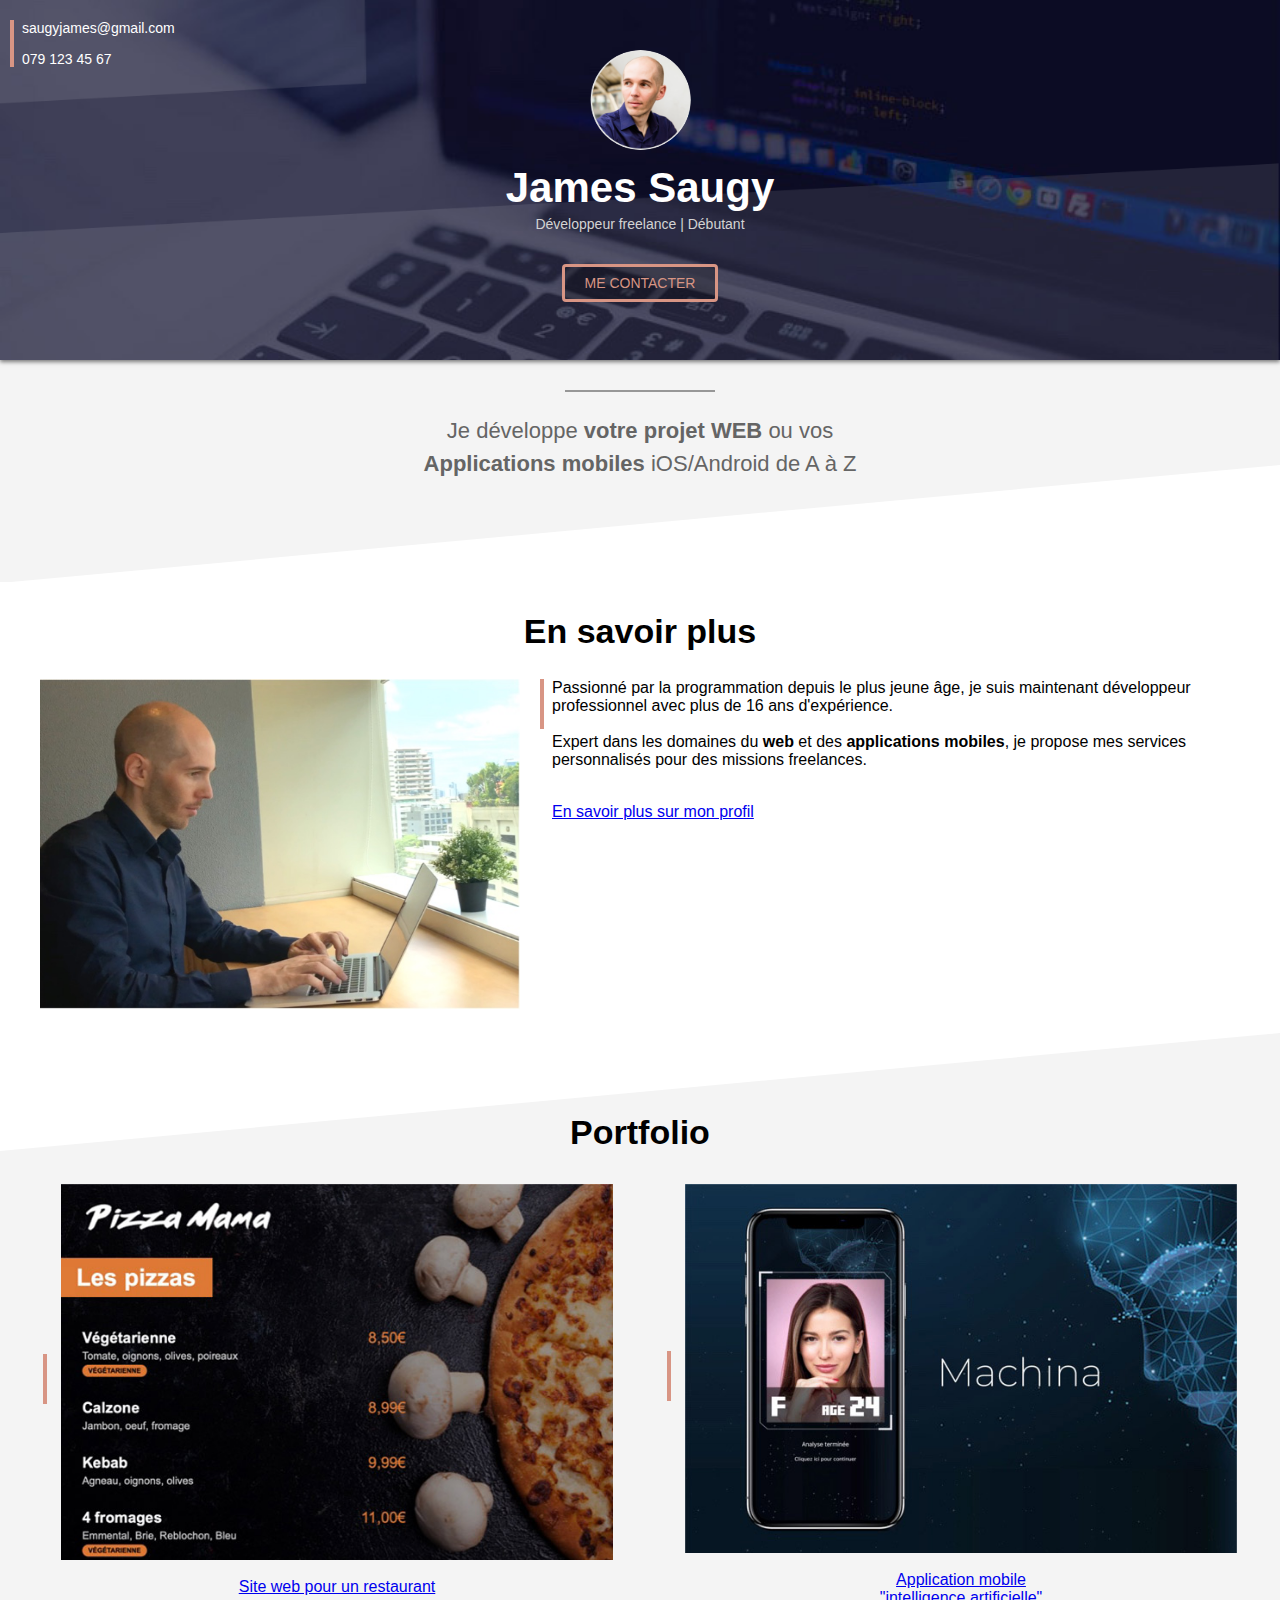
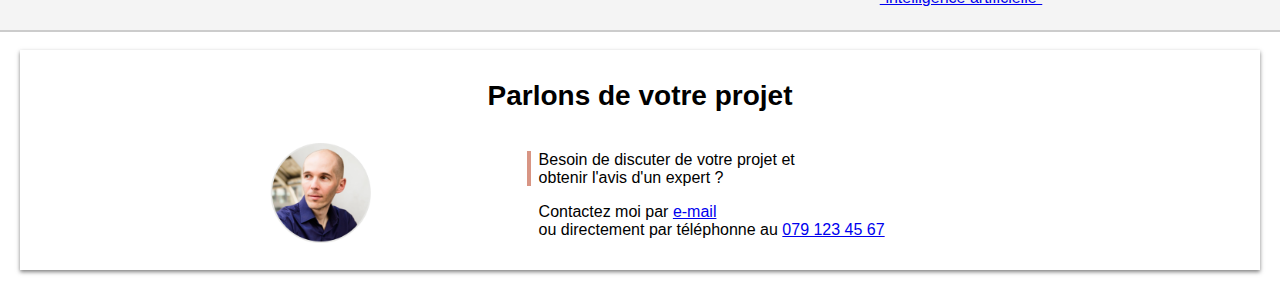
<file: index.html>
<!DOCTYPE html>
<html lang="fr">

<head>
    <meta charset="UTF-8">
    <meta name="viewport" content="width=device-width, initial-scale=1.0">
    <link rel="stylesheet" href="style.css">
    <title>James Saugy</title>
</head>

<body>

    <!-- COUVERTURE -->
    <div class="cover">
        <img class="cover_profile" src="RESOURCES/profile.png">
        <h1>James Saugy</h1>
        <p>Développeur freelance | Débutant</p>

        <div class="contact_button" align="center">
            <a class="contact_button" href="mailto:saugyjames@gmail.com?subject=Contact%20depuis%20jamessaugy.com">Me
                contacter</a>
        </div>

        <div class="cover_contact">
            <p><a href="mailto:saugyjames@gmail.com?subject=Contact%20depuis%20jamessaugy.com">saugyjames@gmail.com</a>
            </p>
            <p><a href="tel:+44791234567">079 123 45 67</a></p>
        </div>

    </div>

    <!-- SECTION GRISE 1 -->
    <div class="section section_grise_1">
        <div class="separateur"></div>
        <p class="center">Je développe <b>votre projet WEB</b> ou vos <b>Applications mobiles</b> iOS/Android de A à Z
        </p>
    </div>

    <!-- SECTION BLANCHE EN SAVOIR PLUS -->
    <div class="section">
        <h2 class="center">En savoir plus</h2>

        <img src="RESOURCES/profile2.jpg" class="img_en_savoir_plus">

        <div class="p_en_savoir_plus">
            <div class="border_en_savoir_plus">
                <p>Passionné par la programmation depuis le plus jeune âge, je suis maintenant développeur professionnel
                    avec plus de 16 ans d'expérience.<br><br>Expert dans les domaines du <b>web</b> et des
                    <b>applications mobiles</b>, je propose mes services personnalisés pour des missions freelances.
                </p>
                <br>
                <a href="https://google.com" target="_blank" class="link">En savoir plus sur mon profil</a>
            </div>
        </div>

    </div>

    <!-- Section grise portfolio -->
    <div class="section section_grise_portfolio">
        <h2 class="center">Portfolio</h2>

        <!-- Tableau pour la section portfolio -->
        <table class="portfolio_1">
            <tr>
                <td>
                    <div class="portfolio_barre_verticale"></div>
                </td>
                <td style="width: 100%;"><a href="portfolio_site_restaurant.html" target="_blank" class="link"><img class="portfolio_img"
                            src="RESOURCES/project1small.jpg"></a></td>
            </tr>
            <tr>
                <td> </td>
                <td align="center"><a href="portfolio_site_restaurant.html" target="_blank" class="link">Site web pour
                        un
                        restaurant</a></td>
            </tr>
        </table>
        <table class="portfolio_2">
            <tr>
                <td>
                    <div class="portfolio_barre_verticale"></div>
                </td>
                <td><a href="portfolio_application_mobile.html"><img class="portfolio_img"
                            src="RESOURCES/project2small.jpg"></a></td>
            </tr>
            <tr>
                <td> </td>
                <td align="center"><a href="portfolio_application_mobile.html" target="_blank" class="link">Application
                        mobile <br>"intelligence
                        artificielle"</a></td>
            </tr>
        </table>
    </div>

    <!-- SECTION BLANCHE FRAME -->
        <iframe src="contact_frame.html" scrolling="no"></iframe>
</body>

</html>
</file>
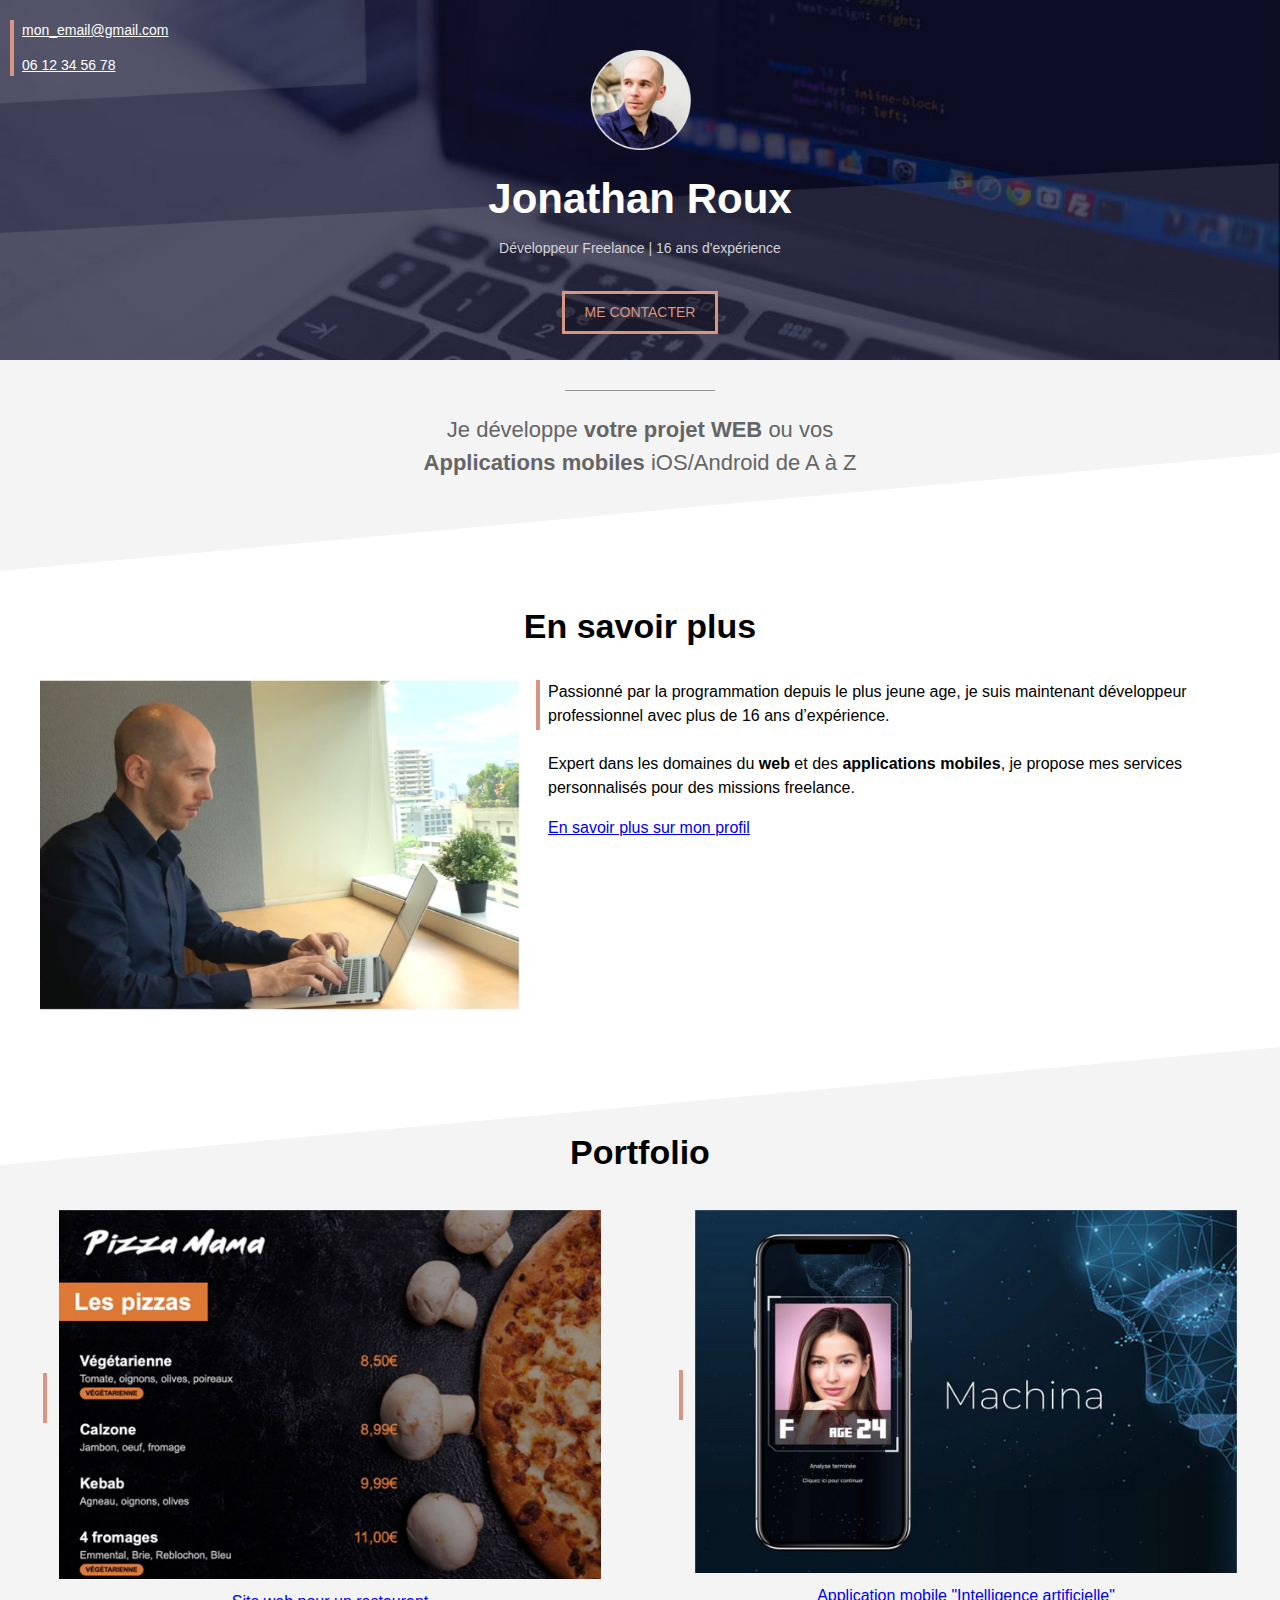
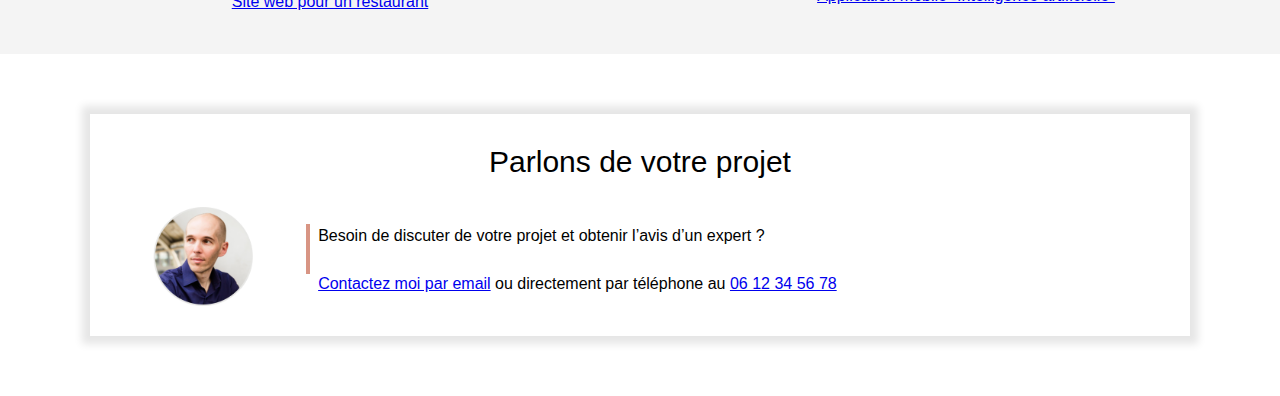
<file: SITE_PRO-1-INDEX/index.html>
<!DOCTYPE html>
<html lang="fr">
<head>
    <meta charset="UTF-8">
    <meta name="viewport" content="width=device-width, initial-scale=1.0">
    <title>Jonathan Roux</title>
    <link rel="stylesheet" href="style.css">
</head>
<body>
    <!-- COUVERTURE -->
    <div class="cover">
        <img class="cover-profile" src="profile.png"/>
        <h1>Jonathan Roux</h1>
        <p>Développeur Freelance | 16 ans d'expérience</p>
        
        <div style="text-align: center;">
            <a class="contact-button" href="mailto:mon_email@gmail.com?subject=Contact%20depuis%20jonathanroux.com">ME CONTACTER</a>
        </div>
        <div class="cover-contact">
            <p><a href="mailto:mon_email@gmail.com?subject=Contact%20depuis%20jonathanroux.com">mon_email@gmail.com</a></p>
            <p><a href="tel:+33612345678">06 12 34 56 78</a></p>
        </div>
    </div>

    <!-- SECTION GRISE 1 -->
    <div class="section section-grise1">
        <div class="separateur"></div>
        <p>Je développe <b>votre projet WEB</b> ou vos <b>Applications mobiles</b> iOS/Android de A à Z</p>
    </div>

    <!-- SECTION BLANCHE -->
    <div class="section">
        <h2>En savoir plus</h2>
        <img src="profile2.jpg" class="col40"/>
        <div class="col60 float-right" style="padding-left: 16px;">
            <div class="texte-avec-ligne-verticale">
                <p>Passionné par la programmation depuis le plus jeune age, je suis maintenant développeur professionnel avec plus de 16 ans d’expérience.<br><br>
                    Expert dans les domaines du <b>web</b> et des <b>applications mobiles</b>, je propose mes services personnalisés pour des missions freelance.</p>
                <a href="https://www.linkedin.com/in/rouxjonathan" target="_blank">En savoir plus sur mon profil</a>
            </div>
        </div>
        
    </div>

    <!-- SECTION GRISE 2 -->
    <div class="section section-grise2">
        <h2>Portfolio</h2>
        <table class="col-portfolio" style="display:inline-block">
            <tr>
                <td><div class="barre-verticale"></div></td>
                <td><img style="width:100%" src="project1small.jpg"></td>
            </tr>
            <tr>
                <td></td>
                <td align="center"><a href="#">Site web pour un restaurant</a></td>
            </tr>
        </table>
        <table  class="col-portfolio float-right">
            <tr>
                <td><div class="barre-verticale"></div></td>
                <td><img style="width:100%" src="project2small.jpg"></td>
            </tr>
            <tr>
                <td></td>
                <td align="center"><a href="#">Application mobile "Intelligence artificielle"</a></td>
            </tr>
        </table>
    </div>

    <!-- SECTION BLANCHE -->
    <div class="section">
        <div class="frame">
            <p class="frame-title">Parlons de votre projet</p>
            <table style="width: 100%">
                <tr>
                    <td valign="top" align="center"><img src="profile.png" style="width: 100px"></td>
                    <td>
                        <div class="texte-avec-ligne-verticale"
                        style="margin-left: 20px">
                            <p>
                                Besoin de discuter de votre projet 
                                et obtenir l’avis d’un expert ?
                                <br><br>
                                <a href="mailto:mon_email@gmail.com?subject=Contact%20depuis%20jonathanroux.com">Contactez moi par email</a> ou directement
                                par téléphone au <a href="tel:+33612345678">06 12 34 56 78</a>

                            </p>
                        </div>
                    </td>
                </tr>
            </table>

        </div>
    </div>
</body>
</html>
</file>
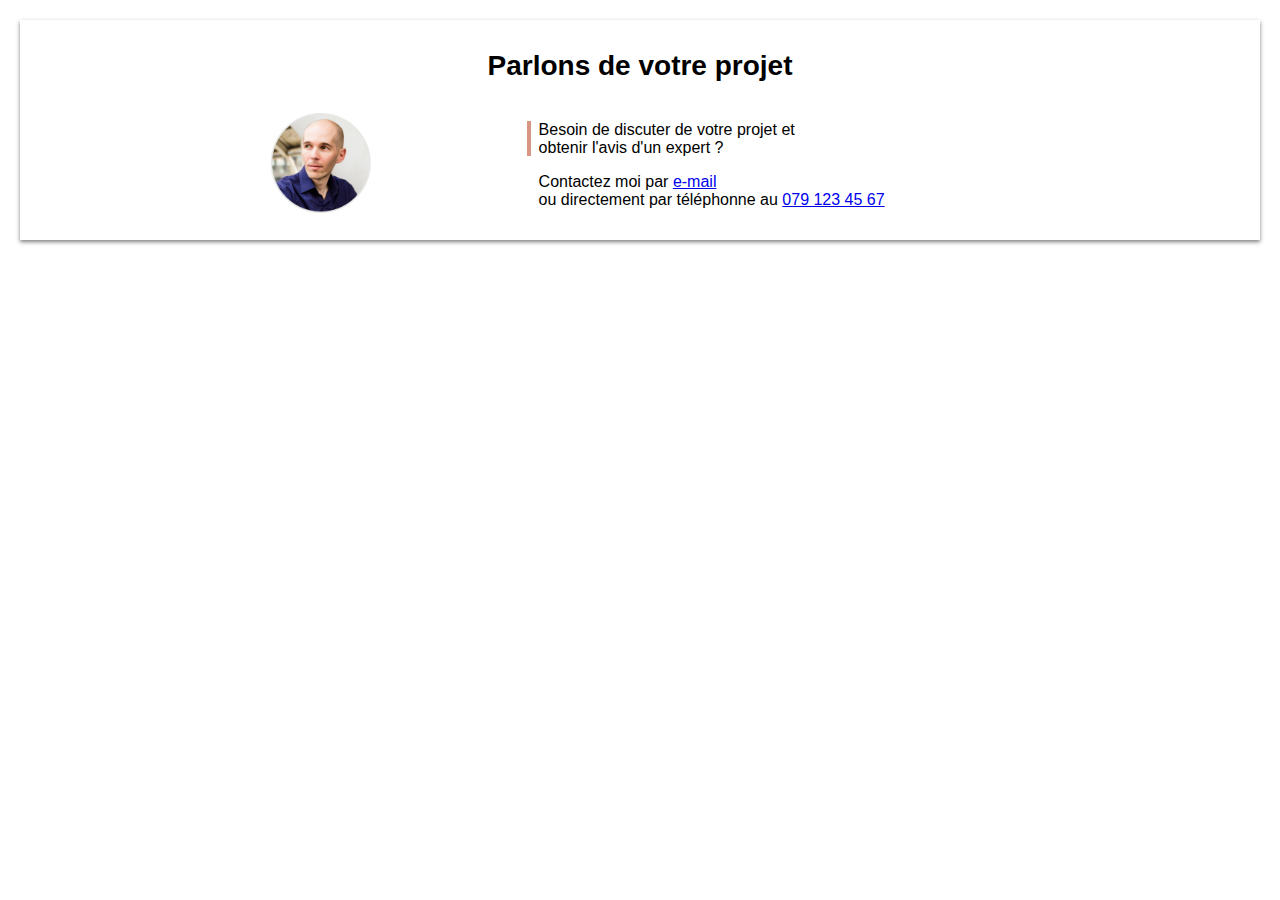
<file: contact_frame.html>
<!DOCTYPE html>
<html lang="fr">

<head>
    <meta charset="UTF-8">
    <meta name="viewport" content="width=device-width, initial-scale=1.0">
    <link rel="stylesheet" href="style.css">
</head>

<body>
    <div class="frame">
        <div class="section">
            <h3>Parlons de votre projet</h3>
            <table class="frame_table">
                <tr>
                    <td class="frame_profile_td">
                        <img class="frame_profile" src="RESOURCES/profile.png">
                    </td>
                    <td>
                        <div class="frame_border">
                            <p>
                                Besoin de discuter de votre projet et <br>obtenir l'avis d'un expert ?
                            </p>
                            <p>
                                Contactez moi par <a
                                    href="mailto:saugyjames@gmail.com?subject=Contact%20depuis%20jamessaugy.com"
                                    class="link">e-mail</a> <br>ou directement par téléphonne au <a
                                    href="tel:+44791234567" class="link">079 123 45 67</a>
                            </p>
                        </div>
                    </td>
                </tr>
            </table>
        </div>
    </div>
</body>
</file>
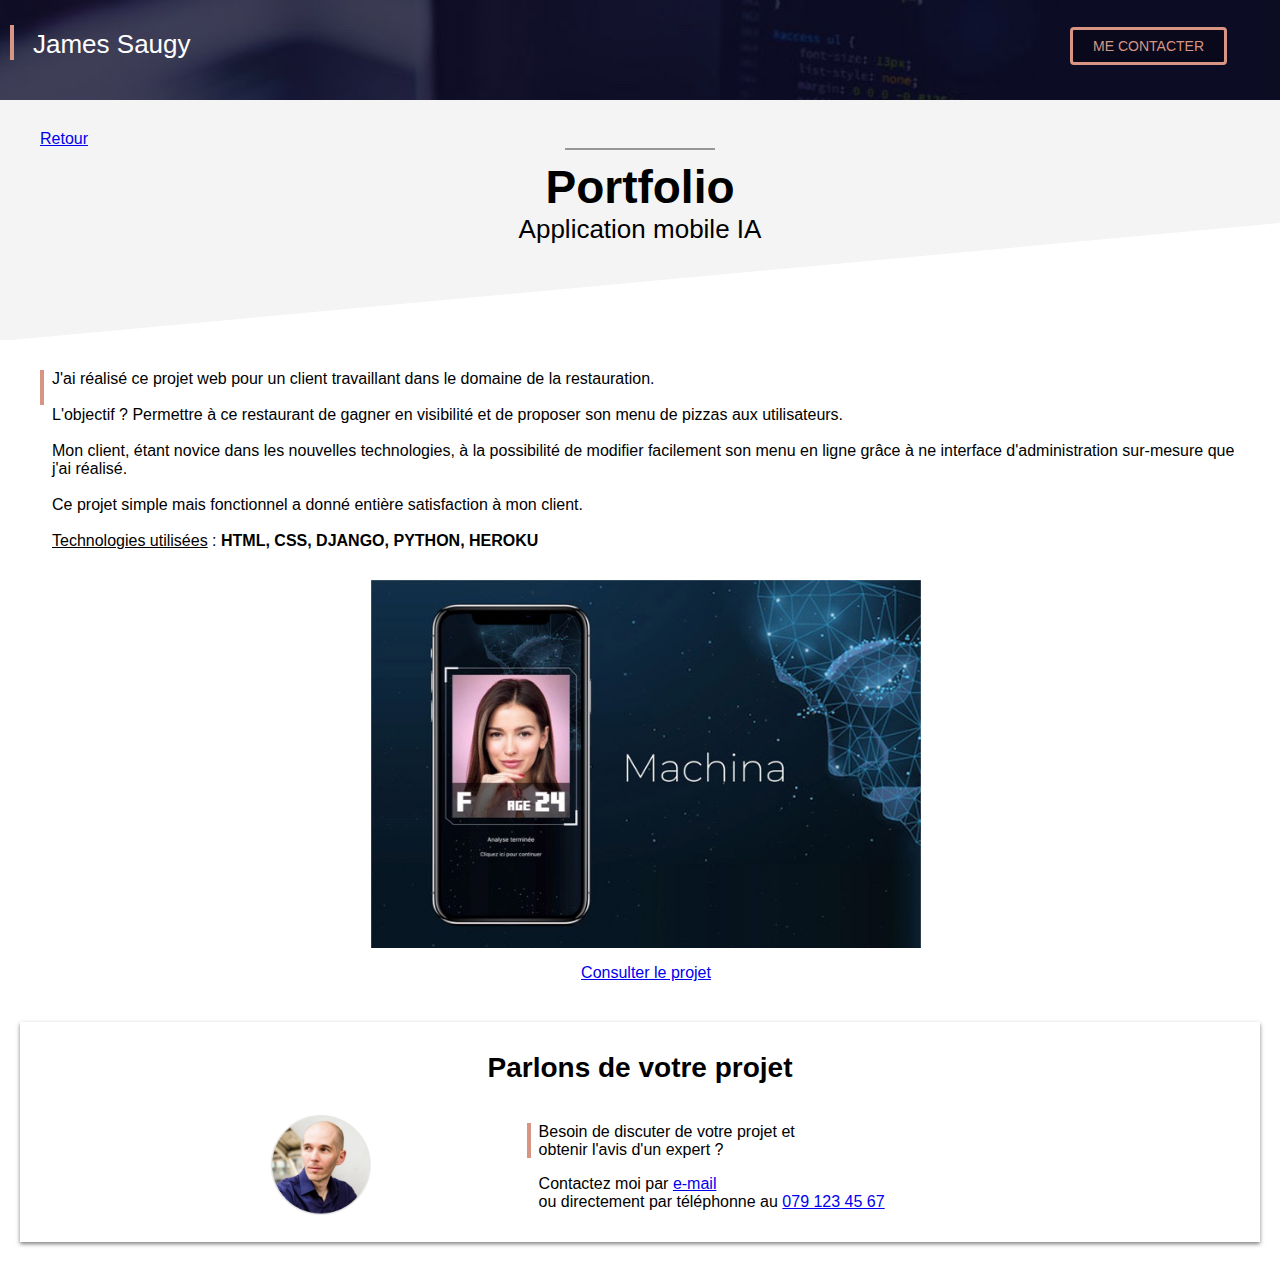
<file: portfolio_application_mobile.html>
<!DOCTYPE html>
<html lang="fr">

<head>
    <meta charset="UTF-8">
    <meta name="viewport" content="width=device-width, initial-scale=1.0">
    <link rel="stylesheet" href="style.css">
    <title>Application mobile IA</title>
</head>

<body>

    <!-- HEADER -->
    <div class="portfolio_header">
        <table class="portfolio_table">
            <td class="portfolio_table_td_1">
                <div class="frame_border"></div>
            </td>
            <td>
                <p>James Saugy</p>
            </td>
            <td>
                <p>
                <div class="portfolio_contact_button">
                    <a class="contact_button"
                        href="mailto:saugyjames@gmail.com?subject=Contact%20depuis%20jamessaugy.com">
                        Me contacter</a>
                </div>
                </p>
            </td>
        </table>
    </div>

    <!-- SECTION GRISE TITRE -->
    <div class="section section_grise_1">
        <div class="portfolio_back_link">
            <a class="link" href="index.html">Retour</a>
        </div>
        <div class="separateur"></div>
        <h1 class="portfolio center">Portfolio</h1>
        <h2 class="portfolio center">Application mobile IA</h2>
    </div>

    <!-- SECTION CONTENU -->
    <div class="section">
        <div class="border_en_savoir_plus" style="height: 35px;">
            <p style="margin-top: 0;">
                J'ai réalisé ce projet web pour un client travaillant dans le domaine de la restauration. <br><br>

                L'objectif ? Permettre à ce restaurant de gagner en visibilité et de proposer son menu de pizzas aux
                utilisateurs. <br><br>

                Mon client, étant novice dans les nouvelles technologies, à la possibilité de modifier facilement son
                menu
                en ligne grâce à ne interface d'administration sur-mesure que j'ai réalisé. <br><br>

                Ce projet simple mais fonctionnel a donné entière satisfaction à mon client. <br><br>

                <u>Technologies utilisées</u> : <b>HTML, CSS, DJANGO, PYTHON, HEROKU</b>
            </p>
            <a href="#"><img class="portfolio" src="RESOURCES/project2small.jpg"></a>
            <p align="center"><a href="#" class="link">Consulter le projet</a></p>
        </div>
    </div>

    <!-- FRAME -->
    <iframe src="contact_frame.html" scrolling="no" ></iframe>
</body>

</html>
</file>
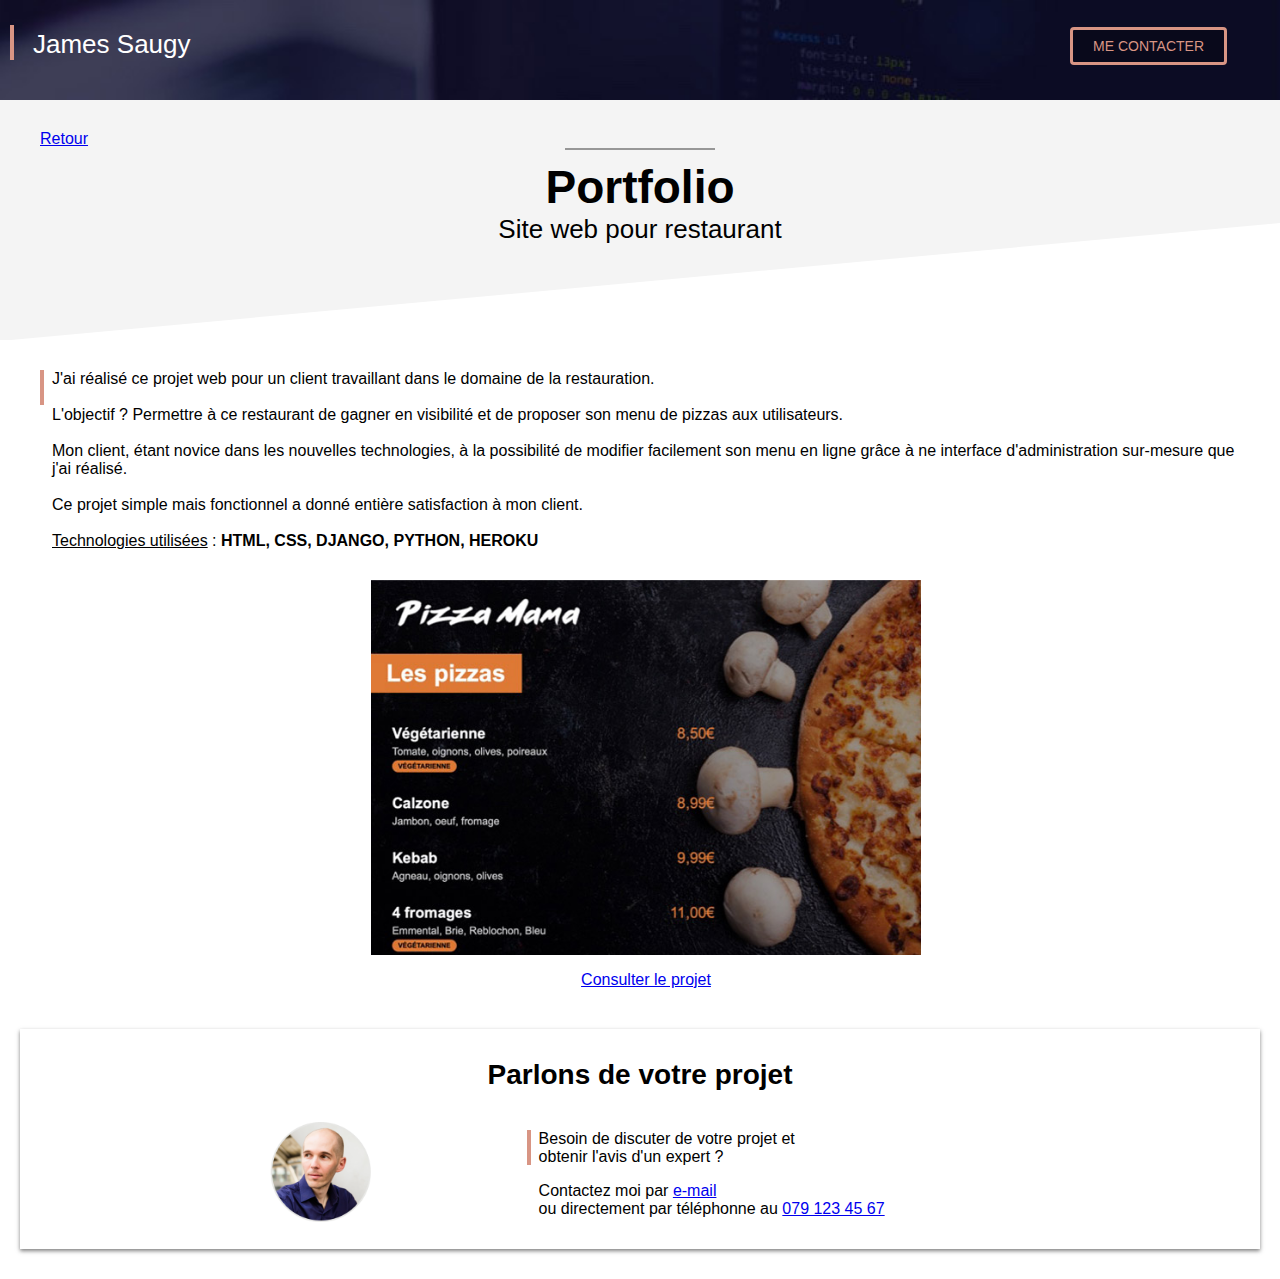
<file: portfolio_site_restaurant.html>
<!DOCTYPE html>
<html lang="fr">

<head>
    <meta charset="UTF-8">
    <meta name="viewport" content="width=device-width, initial-scale=1.0">
    <link rel="stylesheet" href="style.css">
    <title>Site web restaurant</title>
</head>

<body>

    <!-- HEADER -->
    <div class="portfolio_header">
        <table class="portfolio_table">
            <td class="portfolio_table_td_1">
                <div class="frame_border"></div>
            </td>
            <td>
                <p>James Saugy</p>
            </td>
            <td>
                <p>
                <div class="portfolio_contact_button">
                    <a class="contact_button"
                        href="mailto:saugyjames@gmail.com?subject=Contact%20depuis%20jamessaugy.com">
                        Me contacter</a>
                </div>
                </p>
            </td>
        </table>
    </div>

    <!-- SECTION GRISE TITRE -->
    <div class="section section_grise_1">
        <div class="portfolio_back_link">
            <a class="link" href="index.html">Retour</a>
        </div>
        <div class="separateur"></div>
        <h1 class="portfolio center">Portfolio</h1>
        <h2 class="portfolio center">Site web pour restaurant</h2>
    </div>

    <!-- SECTION CONTENU -->
    <div class="section">
        <div class="border_en_savoir_plus" style="height: 35px;">
            <p style="margin-top: 0;">
                J'ai réalisé ce projet web pour un client travaillant dans le domaine de la restauration. <br><br>

                L'objectif ? Permettre à ce restaurant de gagner en visibilité et de proposer son menu de pizzas aux
                utilisateurs. <br><br>

                Mon client, étant novice dans les nouvelles technologies, à la possibilité de modifier facilement son
                menu
                en ligne grâce à ne interface d'administration sur-mesure que j'ai réalisé. <br><br>

                Ce projet simple mais fonctionnel a donné entière satisfaction à mon client. <br><br>

                <u>Technologies utilisées</u> : <b>HTML, CSS, DJANGO, PYTHON, HEROKU</b>
            </p>
            <a href="#"><img class="portfolio" src="RESOURCES/project1small.jpg"></a>
            <p align="center"><a href="#" class="link">Consulter le projet</a></p>
        </div>
    </div>

    <!-- FRAME -->

    <iframe src="contact_frame.html" scrolling="no" ></iframe>

</body>

</html>
</file>
<file: style.css>
* {
    /* permet de mettre du padding même si la largueur est déjà au max */
    box-sizing: border-box;
}

:root {
    --color_1: #D89584;
    --color_2: #F4F4F4;
    --color_3: #979797;
    --color_hover: greenyellow;

    --portfolio_separateur: 48%;
}



/* ---------- main ---------- */

body {
    margin: 0;
    font-family: Arial;
}

iframe {
    width: 100%;
    border: none;
    height: 270px;
    outline: none;
    display: block;
}

/* ---------- heads ---------- */

h1 {
    color: white;
    text-align: center;
    font-size: 42px;
    margin-top: 10px;
    margin-bottom: 0;
}

h2 {
    font-size: 34px;
    margin-top: 0px;
}

h3 {
    font-size: 28px;
    margin-top: 0;
    text-align: center;
}

/* style pour centrer les éléments */
.center {
    text-align: center;
    width: 100%;
}

.section {
    padding-top: 30px;
    padding-right: 40px;
    padding-bottom: 20px;
    padding-left: 40px;
    /* adapte la hauteur des sections en fonction des contenus */
    overflow: auto;
}




/* ---------- div ---------- */

div.cover {
    background: url(RESOURCES/cover_overlay.png) no-repeat center/ 100% 100%, url(RESOURCES/cover.jpg) no-repeat center/cover;
    height: 360px;
    position: relative;
    box-shadow: 0 2px 4px rgba(0, 0, 0, 0.5);
}

div.cover p {
    color: lightgray;
    text-align: center;
    margin-top: 4px;
    font-size: 14px;
}

div.cover_contact {
    position: absolute;
    top: 20px;
    left: 10px;
    border-left: 4px solid var(--color_1);
    padding-left: 8px;
}

div.cover_contact p {
    text-align: left;
    margin-top: 0;
    margin-bottom: 0;
}

/* sélectionne le premier paragraphe de la div */
div.cover_contact p:first-child {
    margin-bottom: 15px;
}

div.cover_contact a {
    color: white;
    font-size: 14px;
    text-decoration: none;
}

div.cover_contact a:hover {
    color: var(--color_hover);
    font-size: 14px;
    text-decoration: none;
}


div.section_grise_1 {
    background: url(RESOURCES/triangle2white.svg) no-repeat center bottom -1px/100%;
    background-color: var(--color_2);
    padding-bottom: 80px;
}

div.section_grise_1 p {
    color: #656565;
    font-size: 22px;
    max-width: 450px;
    margin-left: auto;
    margin-right: auto;
    line-height: 1.5;
}

div.section_grise_portfolio {
    background: url(RESOURCES/triangle1white.svg) no-repeat center top/100%;
    background-color: var(--color_2);
    padding-top: 80px;
    box-shadow: 0 2px 0px rgba(0, 0, 0, 0.2);
}


div.separateur {
    border: 1px solid var(--color_3);
    width: 150px;
    margin-left: auto;
    margin-right: auto;
}

div.p_en_savoir_plus {
    width: 60%;
    float: right;
    padding-left: 20px;
}

div.p_en_savoir_plus p {
    margin-top: 0;
}

div.border_en_savoir_plus {
    border-left: 4px solid var(--color_1);
    padding-left: 8px;
    display: inline-block;
    height: 50px;
}

div.portfolio_barre_verticale {
    height: 50px;
    width: 4px;
    background-color: var(--color_1);
    margin-right: 10px;
}

div.frame {
    background-color: white;
    margin: 20px 20px 20px 20px;
    box-shadow: 0 2px 4px rgba(0, 0, 0, 0.5);
    overflow: auto;
}

div.frame_border {
    border-left: 4px solid var(--color_1);
    padding-left: 8px;
    display: inline-block;
    height: 35px;
}



/* ---------- img ---------- */

img.cover_profile {
    height: 100px;
    position: relative;
    left: 50%;
    margin-left: -50px;
    margin-top: 50px;
    border-radius: 50%;
}

img.img_en_savoir_plus {
    width: 40%;
}

img.portfolio_img {
    width: 100%;
    margin-bottom: 10px;
}


img.frame_profile {
    height: 100px;
    margin-left: 12%;
    display: inline-block;
}



/* ---------- a ---------- */

a.contact_button {
    background: #00000040;
    border: 3px solid var(--color_1);
    border-radius: 4px;
    color: var(--color_1);
    text-transform: uppercase;
    font-size: 14px;
    padding: 8px 20px;
    /* supprime l'effet de soulignement d'un lien */
    text-decoration: none;
    /* <a> est inline par défaut */
    display: inline-block;
    margin-top: 18px;
}

/* ajoute un nouvel effet quand la souris survole l'élément */
a.contact_button:hover {
    color: var(--color_hover);
    border: 3px solid var(--color_hover);
}

a.link:hover {
    font-weight: bold;
}



/* ---------- table ---------- */
table.portfolio_1 {
    width: var(--portfolio_separateur);
    display: inline-block;
}

table.portfolio_2 {
    width: var(--portfolio_separateur);
    float: right;
}

table.frame_table {
    width: 100%;
}

table.frame_table p:first-child {
    margin-top: 0;
}

td.frame_profile_td {
    width: 40%;
    text-align: center;
}



/* ---------- PORTFOLIO ---------- */
.portfolio_header {
    height: 100px;
    background: url(RESOURCES/cover.jpg) no-repeat center top/100%;
}

h1.portfolio {
    color: black;
    font-size: 46px;
}

h2.portfolio {
    font-size: 26px;
    font-weight: normal;
    margin-bottom: 15px;
}

/* DIV */
div.portfolio_header p {
    color: white;
    font-size: 26px;
    display: inline-block;
}

div.portfolio_contact_button {
    float: right;
}

div.portfolio_contact_button a {
    margin-top: 10px;
    margin-right: 50px;
}

div.portfolio_back {
    text-align: left;
    margin-right: 10px;
    background-color: var(--color_3);
}

/* TABLE */
table.portfolio_table {
    width: 100%;
}

td.portfolio_table_td_1 {
    width: 0;
    padding-left: 8px;
    padding-right: 8px;
}

/* IMG */
img.portfolio {
    width: 70%;
    max-width: 475px;
    max-width: 550px;
    margin-left: auto;
    margin-right: auto;
    display: block;
    margin-top: 30px;
}

/* ---------- MOBILE PHONE ---------- */
@media only screen and (max-width: 768px) {

    iframe {
        height: 280px;
    }

    .section {
        padding: 20px;
    }

    /* HEADS */
    h1 {
        font-size: 38px;
        margin-top: 6px;
    }

    h1.portfolio {
        font-size: 40px;
    }

    h2 {
        font-size: 30px;
    }

    h2.portfolio {
        font-size: 22px;
    }

    h3 {
        font-size: 24px;
    }

    /* DIV */
    div.cover p {
        font-size: 13px;
        margin-top: 2px;
    }

    div.section_grise_1 {
        padding-bottom: 30px;
    }

    div.p_en_savoir_plus {
        width: 100%;
        margin-top: 20px;
    }

    div.section_grise_portfolio {
        padding-top: 50px;
    }

    div.frame {
        margin: 8px;
        margin-bottom: auto;
        padding: 8px;
        box-shadow: 0 4px 10px rgba(0, 0, 0, 0.5);
    }

    div.portfolio_contact_button a {
        text-align: left;
        margin-right: 20px;
        margin-bottom: 10px;
        font-size: 12px;
    }

    /* IMG */
    img.cover_profile {
        height: 90px;
        margin-top: 75px;
    }

    img.img_en_savoir_plus {
        width: 70%;
        display: block;
        margin-right: auto;
        margin-left: auto;
    }

    img.frame_profile {
        height: 70px;
        margin-left: 0;
    }

    /* TABLE */
    table.portfolio_1 {
        width: 80%;
        margin-left: 10%;
        margin-right: 10%;
    }

    table.portfolio_2 {
        width: 80%;
        margin-left: 10%;
        margin-right: 10%;
    }

    td.frame_profile_td {
        width: 30%;
    }

    table.portfolio_table {
        padding-top: 15px;
        padding-bottom: 15px;
    }

    table.portfolio_table p {
        font-size: 20px;
    }
}
</file>
<file: SITE_PRO-1-INDEX/style.css>
* {
    box-sizing: border-box;
}


:root {
    --color1: #D89584;
    --color2: #F4F4F4;
}

body {
    margin: 0;
    font-family: Arial;
    line-height: 1.5;
}

div.cover {
    background: url(cover_overlay.png) no-repeat center/100% 100%,url(cover.jpg) no-repeat center/cover;
    height: 360px;
    position: relative;
}

img.cover-profile {
    height: 100px;
    position: relative;
    left: 50%;
    margin-left: -50px;
    margin-top: 50px;
}

h1 {
    color: white;
    text-align: center;
    font-size: 42px;
    margin-top: 10px;
    margin-bottom: 0px;
}

div.cover p {
    color: lightgray;
    text-align: center;
    margin-top: 8px;
    font-size: 14px;
}

div.cover-contact {
    /* background-color: #FF000080; */
    position: absolute;
    top: 20px;
    left: 10px;
    border-left: 4px solid var(--color1);
    padding-left: 8px;
}

div.cover-contact p {
    text-align: left;
    margin-top: 0px;
    margin-bottom: 0px;
}

div.cover-contact p:first-child {
    margin-bottom: 14px;
}

div.cover-contact * {
    color: white;
    font-size: 14px;
}

a.contact-button {
    color: var(--color1);
    border: 3px solid var(--color1);
    padding: 8px 20px;
    text-decoration: none;
    background-color: #00000040;
    display: inline-block;
    margin-top: 18px;
    font-size: 14px;
}

a.contact-button:hover {
    color: white;
    border: 3px solid white;
}

.section {
    padding-left: 40px;
    padding-right: 40px;
    padding-top: 30px;
    padding-bottom: 30px;
    overflow: auto;
}

div.section-grise1 {
    background: url(triangle2white.svg) no-repeat center bottom/100%;
    background-color: var(--color2);
    padding-bottom: 70px;
}

div.section-grise2 {
    background: url(triangle1white.svg) no-repeat center top/100%;
    background-color: var(--color2);
    padding-top: 80px;
}

h2 {
    text-align: center;
    font-size: 34px;
    margin-top: 0px;
}

div.separateur {
    background-color: #979797;
    height: 1px;
    width: 150px;
    position: relative;
    left: 50%;
    margin-left: -75px;
}

div.section-grise1 p {
    font-size: 22px;
    color: #656565;
    text-align: center;
    max-width: 450px;
    margin-left: auto;
    margin-right: auto;
}

.col40 {
    width: 40%;
}

.col60 {
    width: 60%;
}

.float-right {
    float: right;
}

div.texte-avec-ligne-verticale {
    border-left: 4px solid var(--color1);
    padding-left: 8px;
    height: 50px;
    display: inline-block;
}

div.texte-avec-ligne-verticale p {
    margin-top: 0;
}

div.barre-verticale {
    height: 50px;
    width: 4px;
    background-color: var(--color1);
    margin-right: 8px;
}

.col-portfolio {
    width: 47%;

}

div.frame {
    margin: 30px 50px;
    padding: 20px 30px;
    background-color: white;
    box-shadow: 0px 0px 8px 8px rgba(0, 0, 0, 0.1);

}

p.frame-title {
    font-size: 30px;
    margin-top: 5px;
    margin-bottom: 20px;
    text-align: center;
}
</file>
